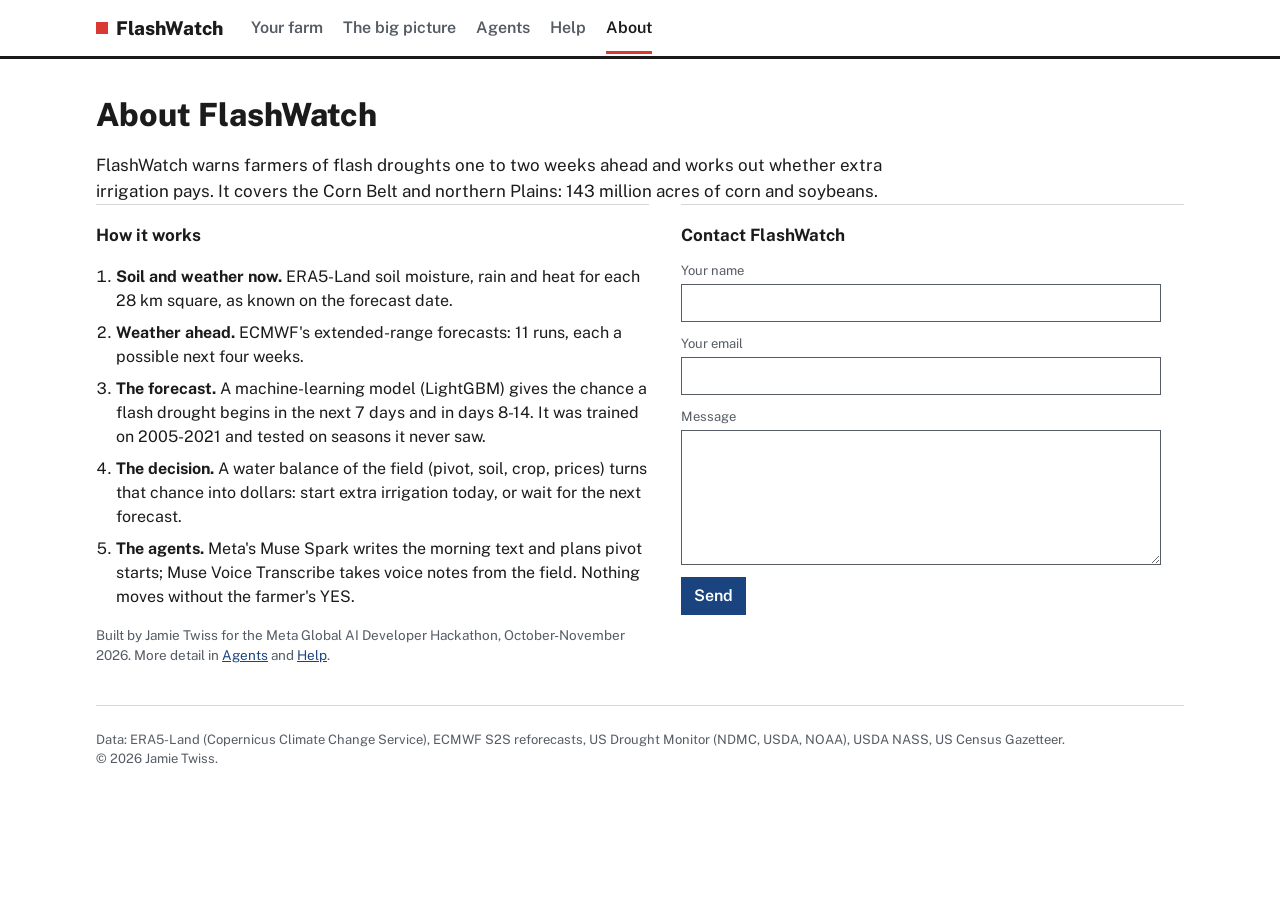
<file: about.html>
<!doctype html>
<html lang="en">
<head>
<meta charset="utf-8">
<meta name="viewport" content="width=device-width, initial-scale=1">
<title>FlashWatch: about</title>
<meta name="description" content="About FlashWatch, and how to get in touch.">
<link rel="icon" href="data:image/svg+xml,%3Csvg xmlns='http://www.w3.org/2000/svg' viewBox='0 0 16 16'%3E%3Crect x='2' y='2' width='12' height='12' fill='%23d83933'/%3E%3C/svg%3E">
<link rel="stylesheet" href="https://fonts.googleapis.com/css2?family=Public+Sans:wght@400;600;700;800&display=swap">
<link rel="stylesheet" href="assets/style.css">
</head>
<body>
<header class="top"><div class="wrap">
  <div class="brand"><span class="dot"></span>FlashWatch</div>
  <nav><a href="index.html">Your farm</a><a href="region.html">The big picture</a><a href="agents.html">Agents</a><a href="help.html">Help</a><a class="on" href="about.html">About</a></nav>
</div></header>

<main class="wrap doc">
  <h1>About FlashWatch</h1>
  <p class="intro">FlashWatch warns farmers of flash droughts one to two weeks ahead and works out whether extra irrigation pays.
    It covers the Corn Belt and northern Plains: 143 million acres of corn and soybeans.</p>

  <div class="top2">
    <div class="col">
      <section class="card">
        <h3>How it works</h3>
        <ol class="steps">
          <li><strong>Soil and weather now.</strong> ERA5-Land soil moisture, rain and heat for each 28 km square, as known on the forecast date.</li>
          <li><strong>Weather ahead.</strong> ECMWF's extended-range forecasts: 11 runs, each a possible next four weeks.</li>
          <li><strong>The forecast.</strong> A machine-learning model (LightGBM) gives the chance a flash drought begins in the next 7 days and in days 8-14.
            It was trained on 2005-2021 and tested on seasons it never saw.</li>
          <li><strong>The decision.</strong> A water balance of the field (pivot, soil, crop, prices) turns that chance into dollars: start extra
            irrigation today, or wait for the next forecast.</li>
          <li><strong>The agents.</strong> Meta's Muse Spark writes the morning text and plans pivot starts; Muse Voice Transcribe takes voice
            notes from the field. Nothing moves without the farmer's YES.</li>
        </ol>
        <p class="note">Built by Jamie Twiss for the Meta Global AI Developer Hackathon, October-November 2026. More detail in <a href="agents.html">Agents</a> and <a href="help.html">Help</a>.</p>
      </section>
    </div>
    <div class="col">
      <section class="card" id="contact">
        <h3>Contact FlashWatch</h3>
        <form id="contactForm" class="contact">
          <label>Your name<input name="name" autocomplete="name" required></label>
          <label>Your email<input name="email" type="email" autocomplete="email" required></label>
          <label>Message<textarea name="message" rows="6" required></textarea></label>
          <label class="hp" aria-hidden="true">Leave this empty<input name="website" tabindex="-1" autocomplete="off"></label>
          <button class="primary" type="submit">Send</button>
          <p class="note" id="contactNote"></p>
        </form>
      </section>
    </div>
  </div>

  <footer>Data: ERA5-Land (Copernicus Climate Change Service), ECMWF S2S reforecasts, US Drought Monitor (NDMC, USDA, NOAA), USDA NASS, US Census Gazetteer.<br>&copy; 2026 Jamie Twiss.</footer>
</main>
<script>
// The contact form posts to a form service (e.g. Formspree), which filters spam and forwards to email.
// Until an endpoint is set, the form says so instead of sending.
const FORM_ENDPOINT = "https://formspree.io/f/xwllnndv";
const form = document.getElementById("contactForm"), note = document.getElementById("contactNote");
if (!FORM_ENDPOINT) note.textContent = "The contact form isn't connected yet.";
form.addEventListener("submit", async ev => {
  ev.preventDefault();
  if (!FORM_ENDPOINT) { note.textContent = "The contact form isn't connected yet. Please try again soon."; return; }
  if (form.website.value) return;                      // bots fill the hidden field
  note.textContent = "Sending...";
  try {
    const r = await fetch(FORM_ENDPOINT, { method: "POST", body: new FormData(form), headers: { Accept: "application/json" } });
    note.textContent = r.ok ? "Thanks: your message is on its way." : "Sorry, that didn't send. Please try again.";
    if (r.ok) form.reset();
  } catch (e) { note.textContent = "Sorry, that didn't send. Please try again."; }
});
</script>
</body>
</html>
</file>
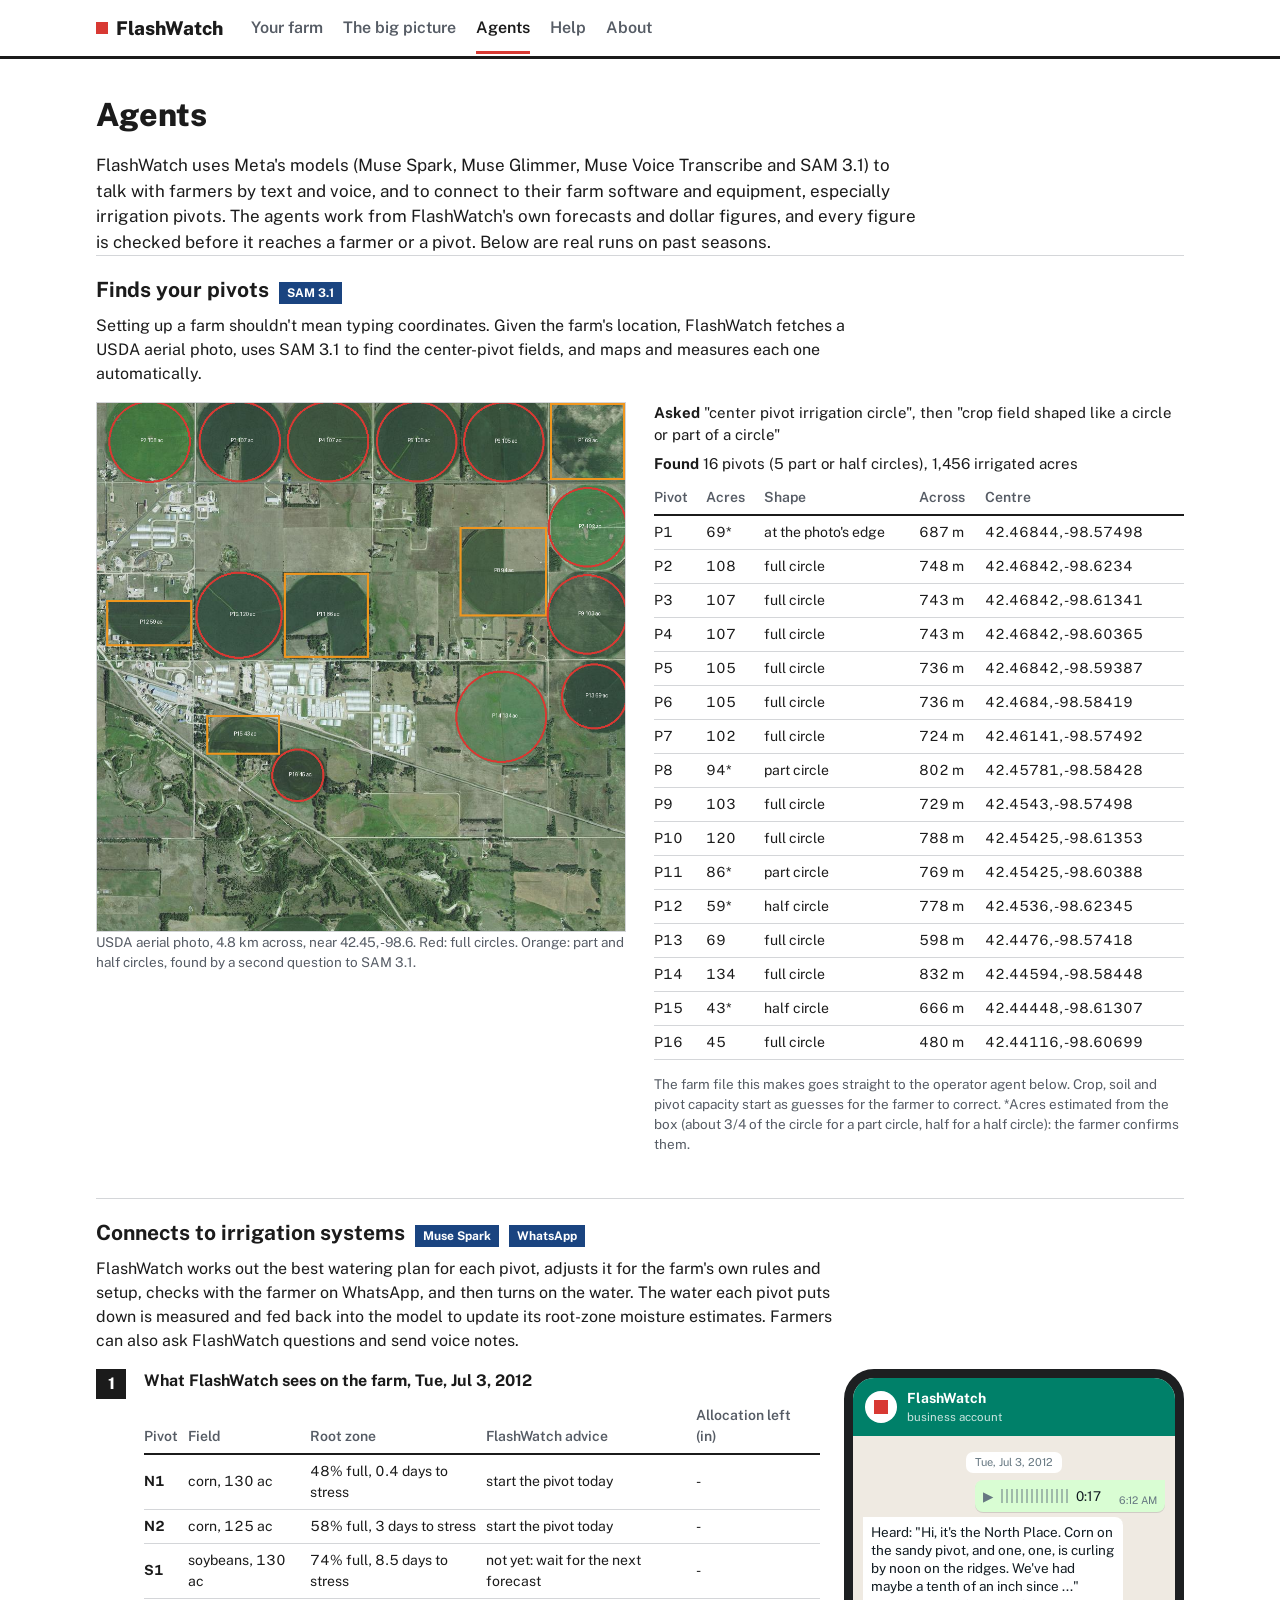
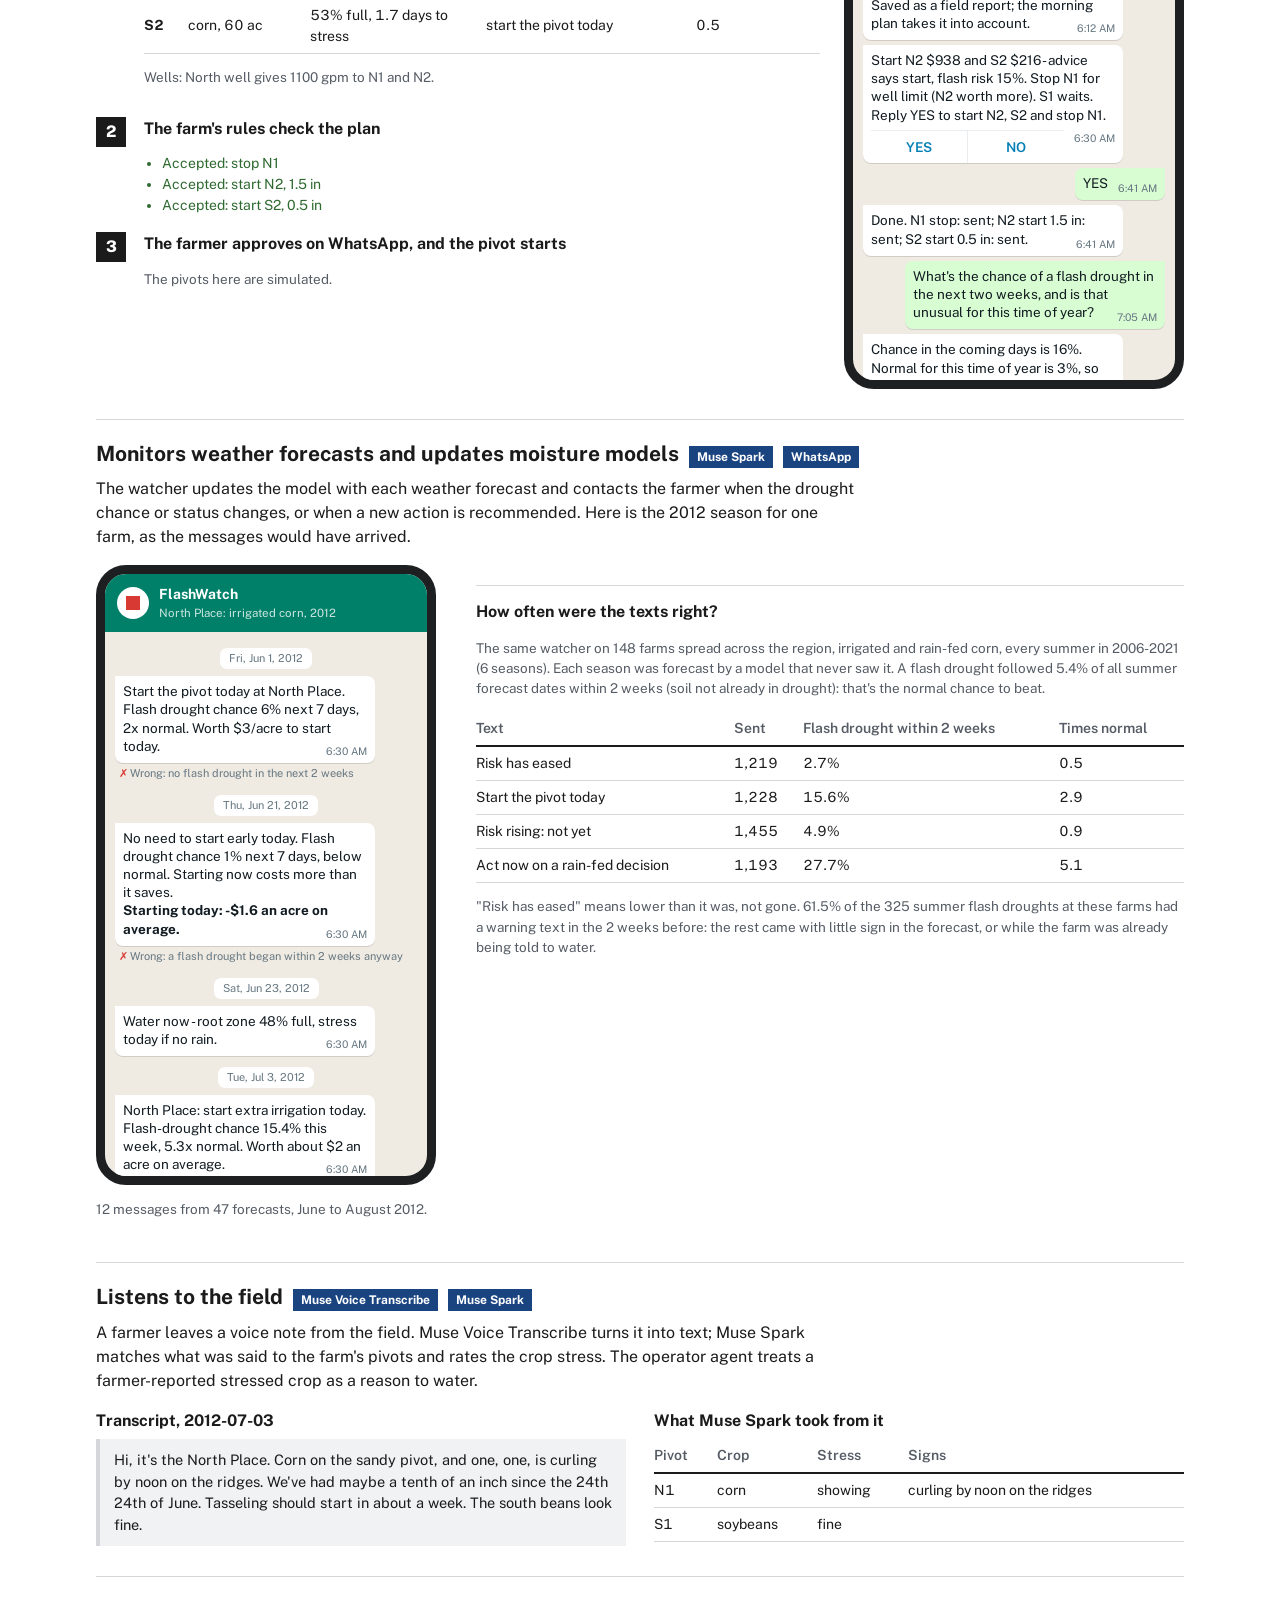
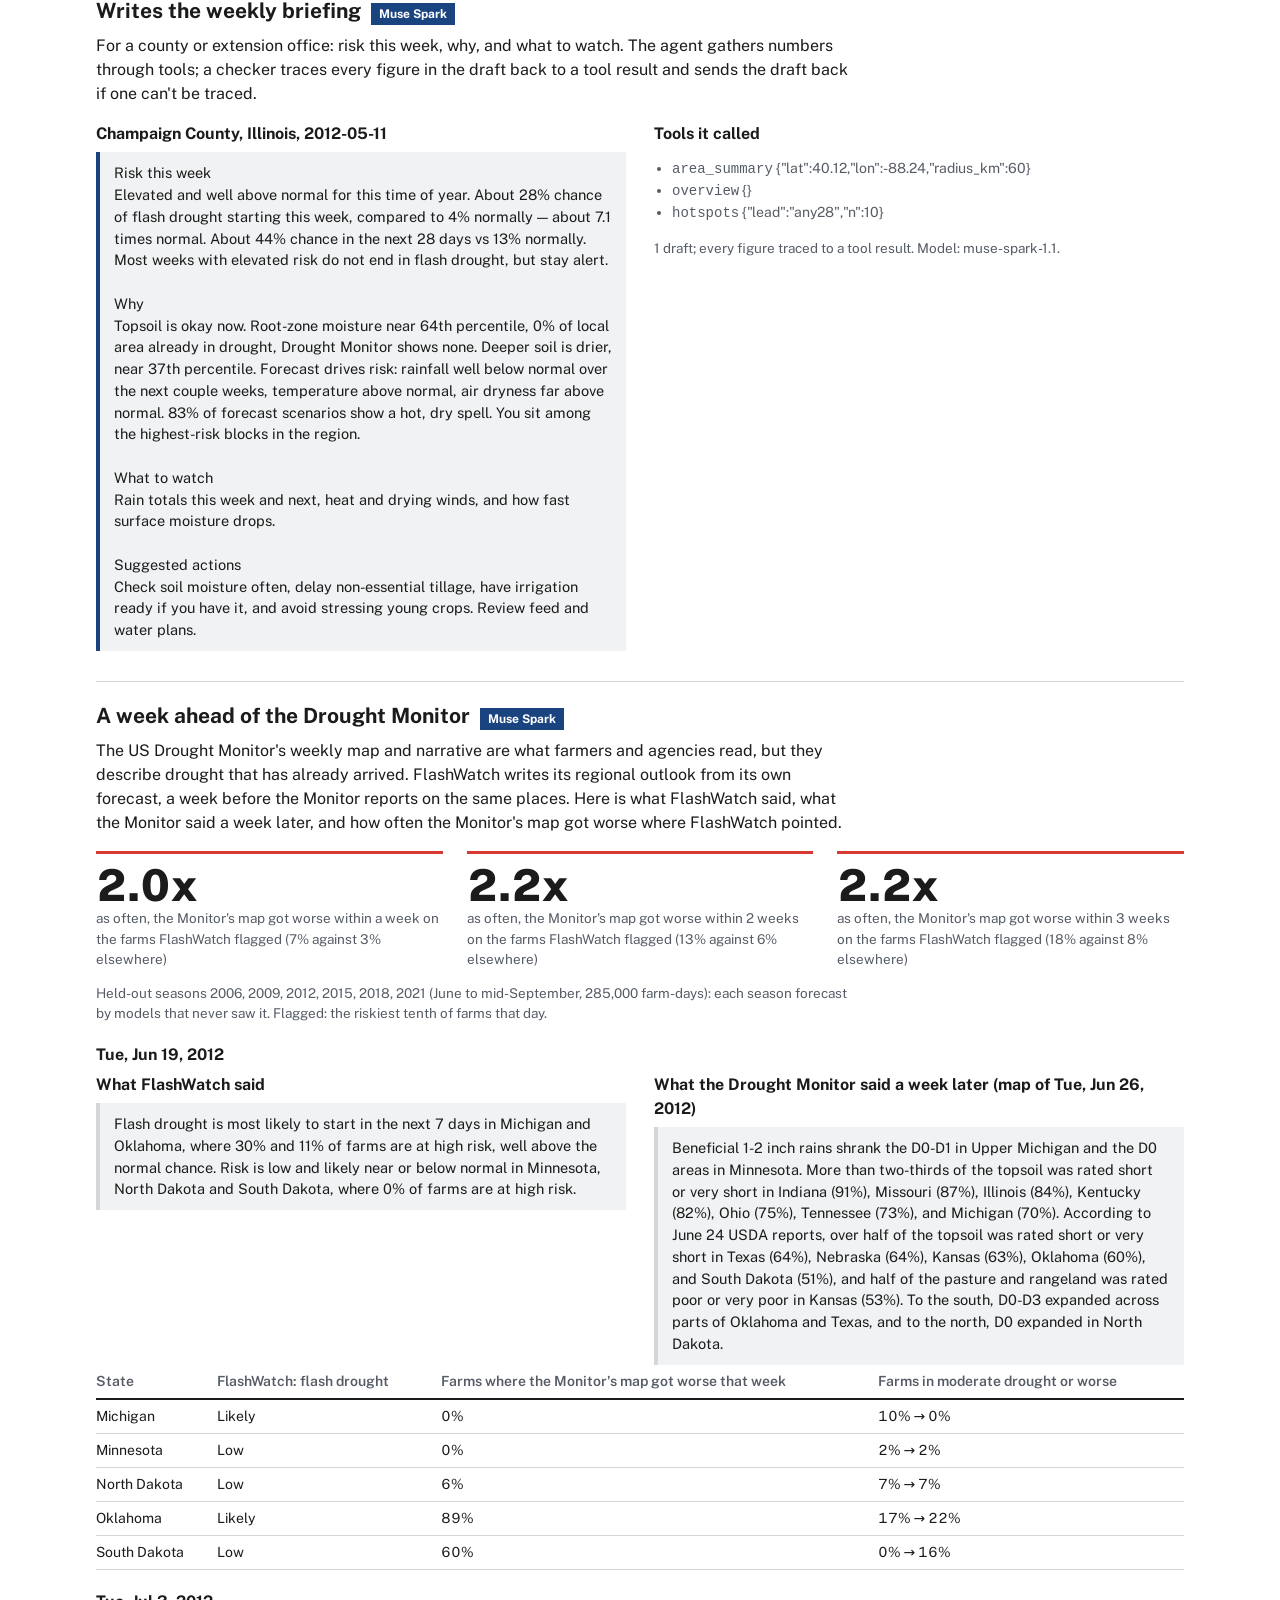
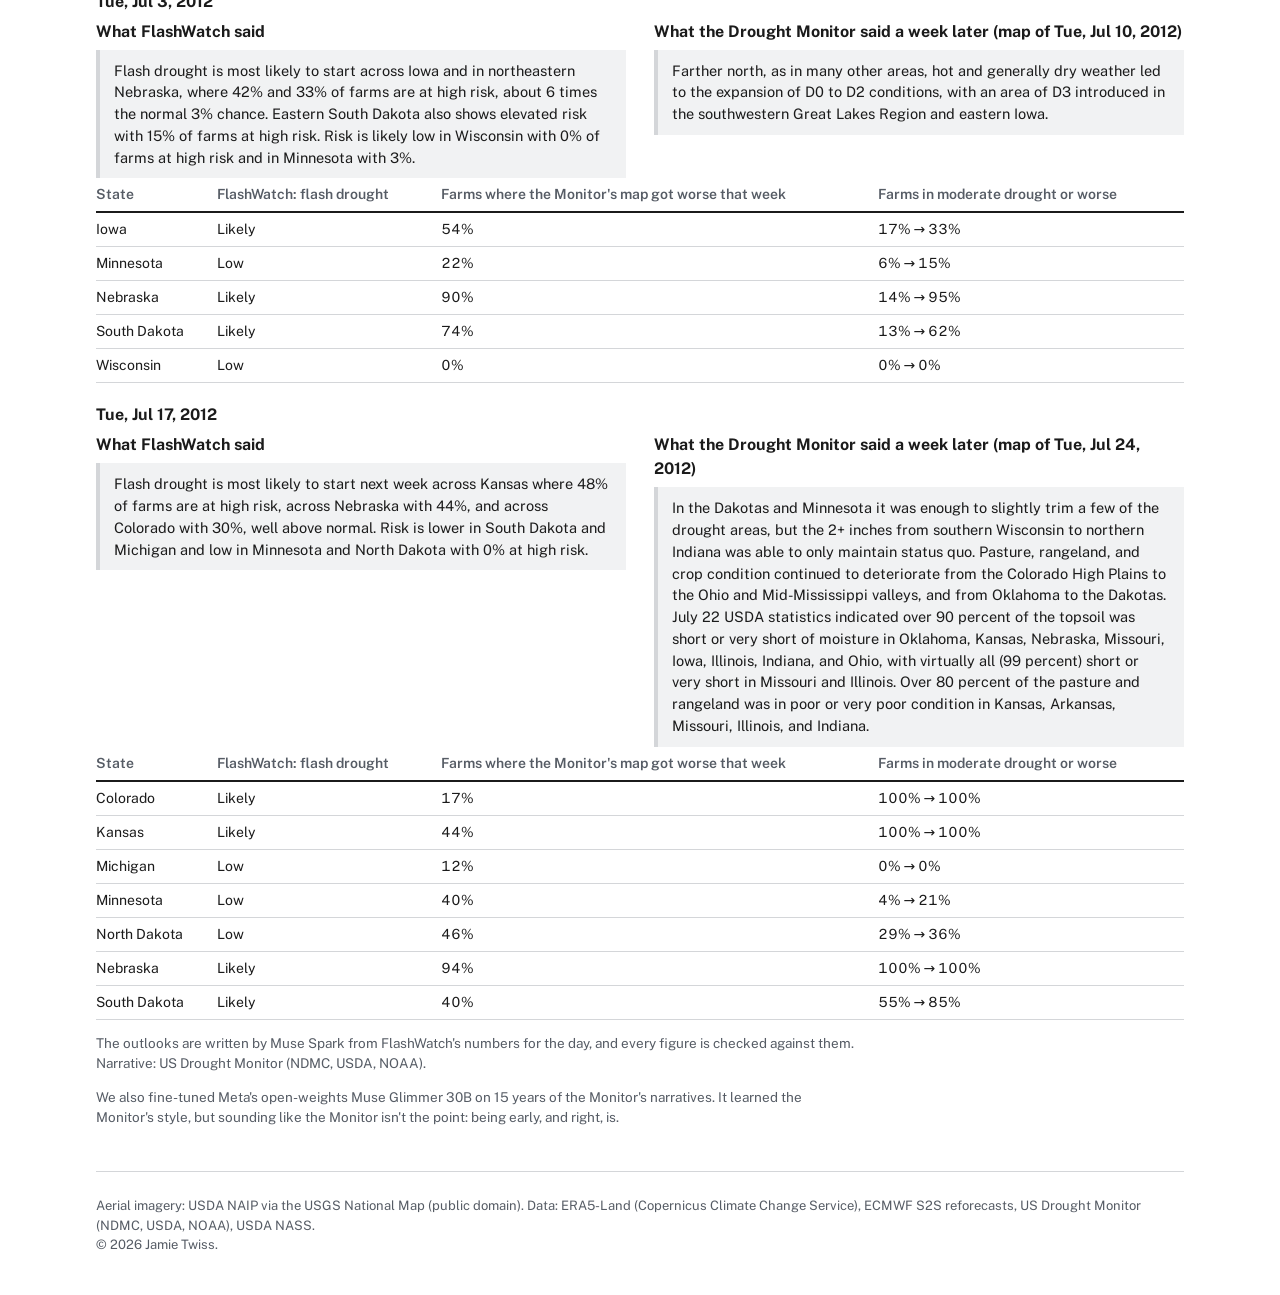
<file: agents.html>
<!doctype html>
<html lang="en">
<head>
<meta charset="utf-8">
<meta name="viewport" content="width=device-width, initial-scale=1">
<title>FlashWatch: agents</title>
<meta name="description" content="FlashWatch's AI agents, built on Meta's models: what each does, with real runs.">
<link rel="icon" href="data:image/svg+xml,%3Csvg xmlns='http://www.w3.org/2000/svg' viewBox='0 0 16 16'%3E%3Crect x='2' y='2' width='12' height='12' fill='%23d83933'/%3E%3C/svg%3E">
<link rel="stylesheet" href="https://fonts.googleapis.com/css2?family=Public+Sans:wght@400;600;700;800&display=swap">
<link rel="stylesheet" href="assets/style.css">
</head>
<body>
<header class="top"><div class="wrap">
  <div class="brand"><span class="dot"></span>FlashWatch</div>
  <nav><a href="index.html">Your farm</a><a href="region.html">The big picture</a><a class="on" href="agents.html">Agents</a><a href="help.html">Help</a><a href="about.html">About</a></nav>
</div></header>

<main class="wrap doc">
  <h1>Agents</h1>
  <p class="intro">FlashWatch uses Meta's models (Muse Spark, Muse Glimmer, Muse Voice Transcribe and SAM 3.1) to talk with farmers by text
    and voice, and to connect to their farm software and equipment, especially irrigation pivots. The agents work from FlashWatch's own
    forecasts and dollar figures, and every figure is checked before it reaches a farmer or a pivot. Below are real runs on past seasons.</p>

  <section class="card agent" id="aPivots">
    <div class="ahead"><h3>Finds your pivots</h3><span class="badge">SAM 3.1</span></div>
    <p class="adoes">Setting up a farm shouldn't mean typing coordinates. Given the farm's location, FlashWatch fetches a USDA aerial photo,
      uses SAM 3.1 to find the center-pivot fields, and maps and measures each one automatically.</p>
    <div class="agrid"><div id="pivImg"></div><div id="pivList"></div></div>
  </section>

  <section class="card agent" id="aOperator">
    <div class="ahead"><h3>Connects to irrigation systems</h3><span class="badge">Muse Spark</span><span class="badge">WhatsApp</span></div>
    <p class="adoes">FlashWatch works out the best watering plan for each pivot, adjusts it for the farm's own rules and setup, checks with the
      farmer on WhatsApp, and then turns on the water. The water each pivot puts down is measured and fed back into the model to update its
      root-zone moisture estimates. Farmers can also ask FlashWatch questions and send voice notes.</p>
    <div class="opwrap"><div id="opTrace" class="trace"></div><div id="opPhone"></div></div>
  </section>

  <section class="card agent" id="aWatch">
    <div class="ahead"><h3>Monitors weather forecasts and updates moisture models</h3><span class="badge">Muse Spark</span><span class="badge">WhatsApp</span></div>
    <p class="adoes">The watcher updates the model with each weather forecast and contacts the farmer when the drought chance or status changes,
      or when a new action is recommended. Here is the 2012 season for one farm, as the messages would have arrived.</p>
    <div class="opwrap rev"><div id="watch"></div><div id="scorecard" class="scorecard"></div></div>
  </section>

  <section class="card agent" id="aVoice">
    <div class="ahead"><h3>Listens to the field</h3><span class="badge">Muse Voice Transcribe</span><span class="badge">Muse Spark</span></div>
    <p class="adoes">A farmer leaves a voice note from the field. Muse Voice Transcribe turns it into text; Muse Spark matches what was said
      to the farm's pivots and rates the crop stress. The operator agent treats a farmer-reported stressed crop as a reason to water.</p>
    <div id="voice" class="agrid"></div>
  </section>

  <section class="card agent" id="aBrief">
    <div class="ahead"><h3>Writes the weekly briefing</h3><span class="badge">Muse Spark</span></div>
    <p class="adoes">For a county or extension office: risk this week, why, and what to watch. The agent gathers numbers through tools;
      a checker traces every figure in the draft back to a tool result and sends the draft back if one can't be traced.</p>
    <div id="brief" class="agrid"></div>
  </section>

  <section class="card agent" id="aAhead">
    <div class="ahead"><h3>A week ahead of the Drought Monitor</h3><span class="badge">Muse Spark</span></div>
    <p class="adoes">The US Drought Monitor's weekly map and narrative are what farmers and agencies read, but they describe drought
      that has already arrived. FlashWatch writes its regional outlook from its own forecast, a week before the Monitor reports on the
      same places. Here is what FlashWatch said, what the Monitor said a week later, and how often the Monitor's map got worse where
      FlashWatch pointed.</p>
    <div id="aheadBox"></div>
    <p class="note">We also fine-tuned Meta's open-weights Muse Glimmer 30B on 15 years of the Monitor's narratives. It learned the
      Monitor's style, but sounding like the Monitor isn't the point: being early, and right, is.</p>
  </section>

  <footer>Aerial imagery: USDA NAIP via the USGS National Map (public domain). Data: ERA5-Land (Copernicus Climate Change Service),
    ECMWF S2S reforecasts, US Drought Monitor (NDMC, USDA, NOAA), USDA NASS.<br>&copy; 2026 Jamie Twiss.</footer>
</main>
<script src="assets/agents.js"></script>
</body>
</html>
</file>
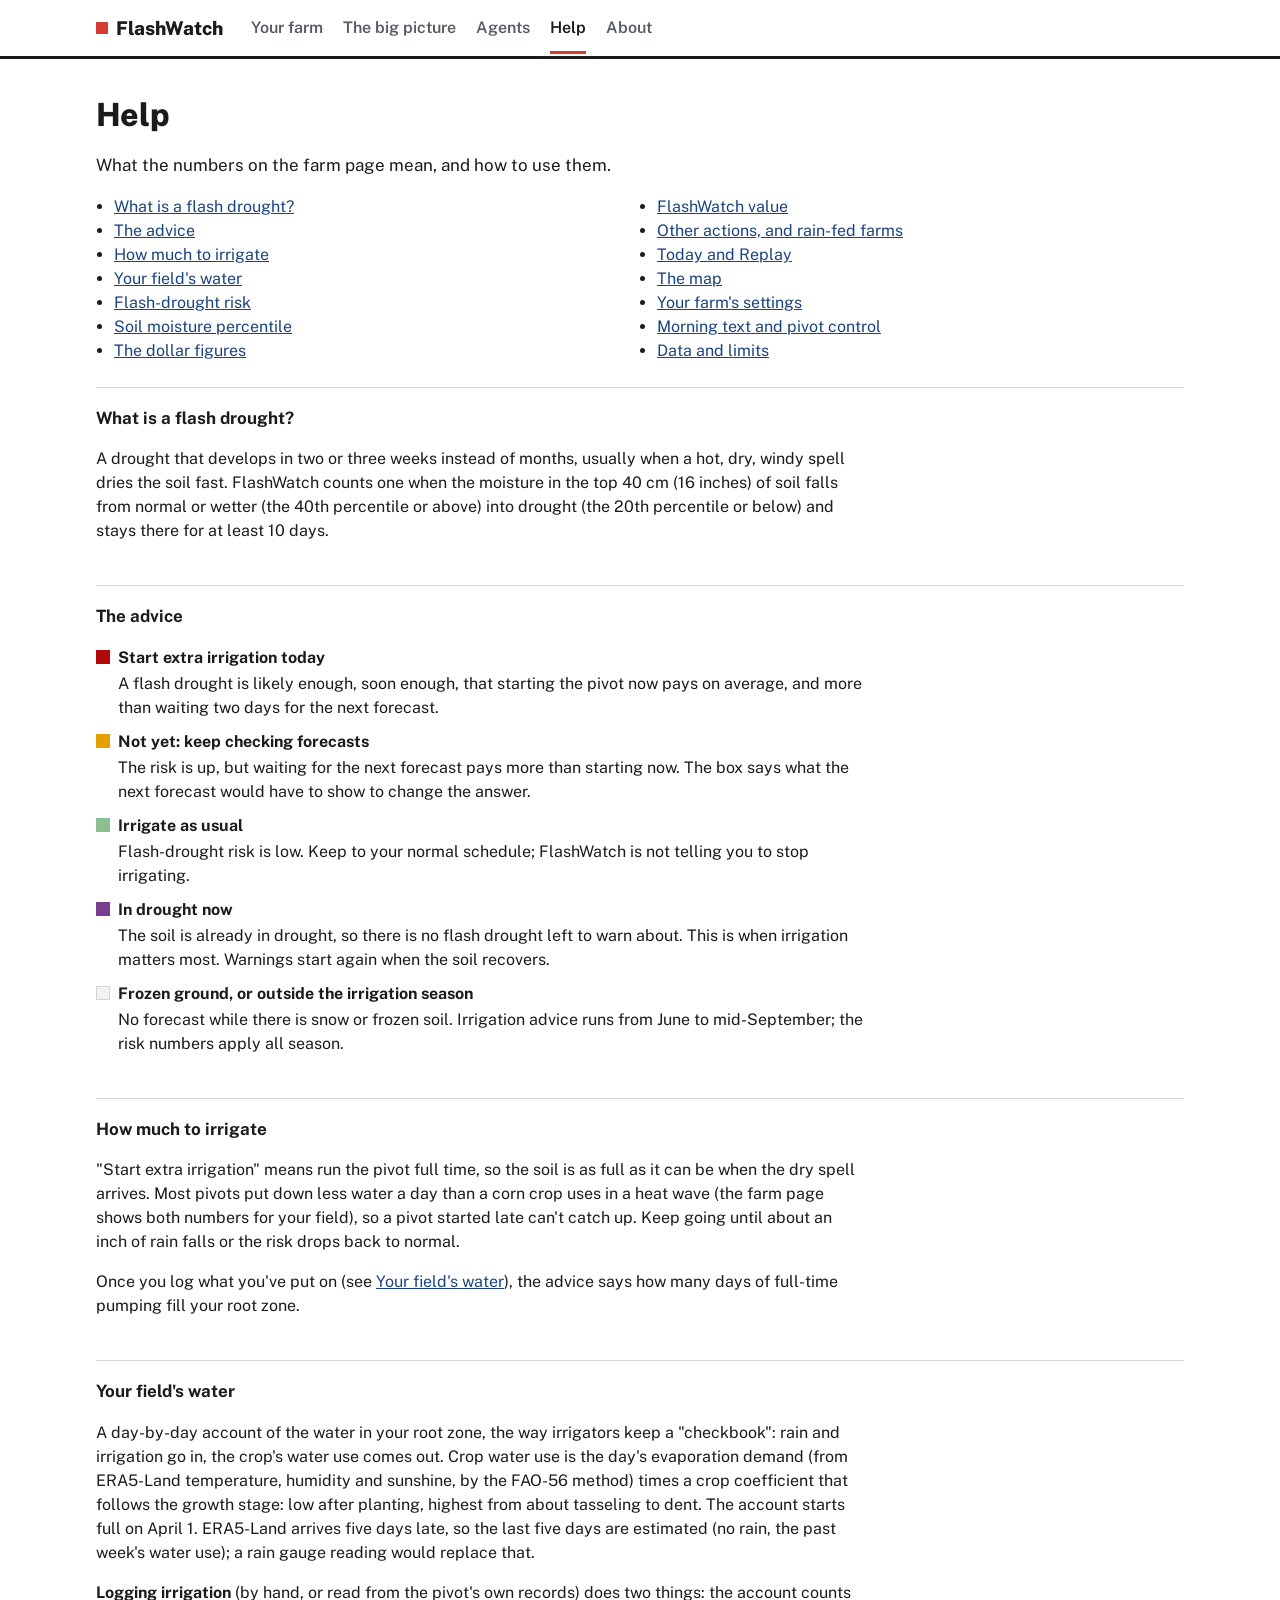
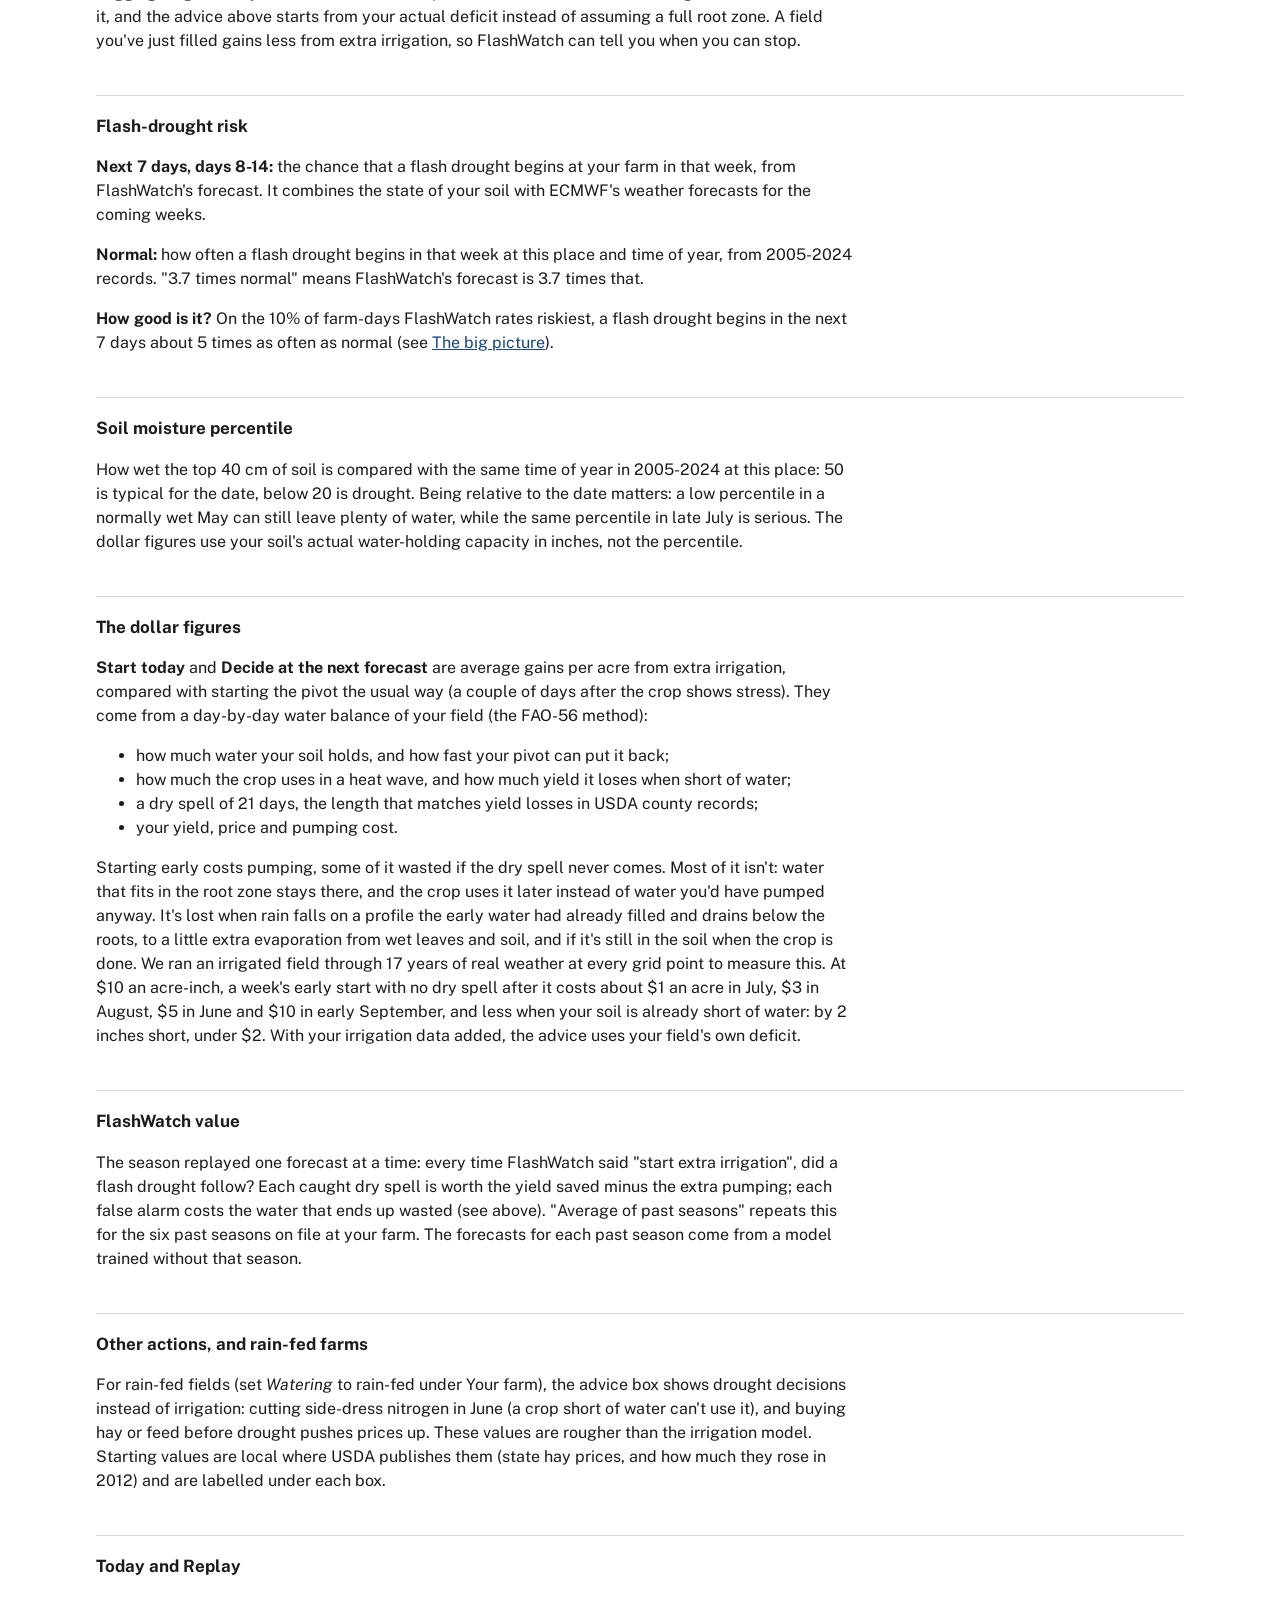
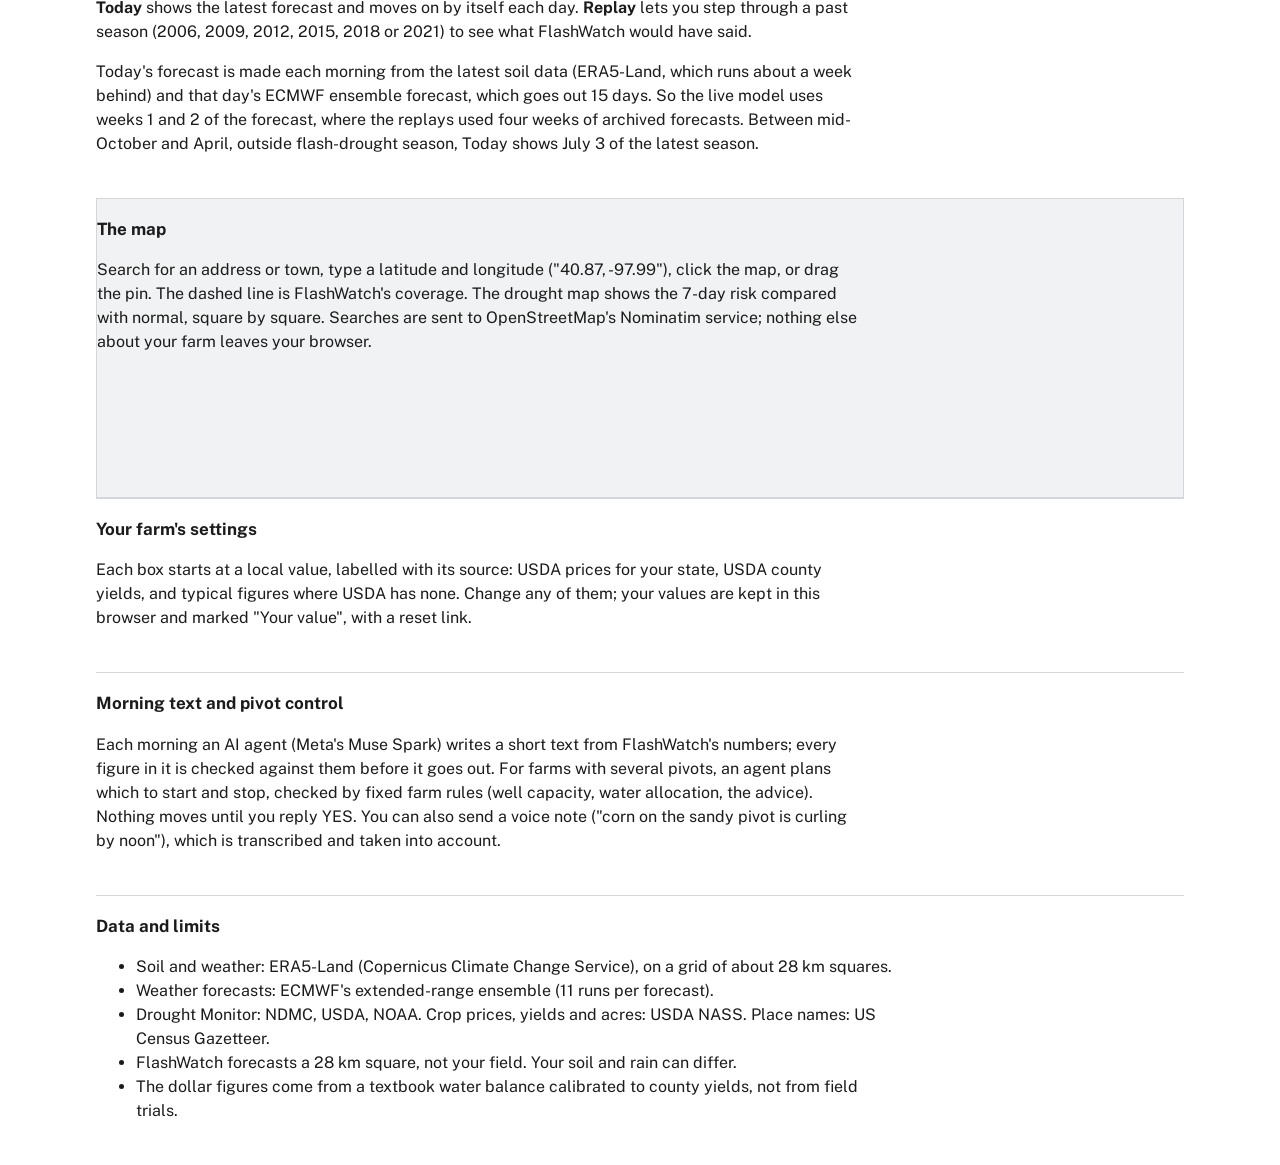
<file: help.html>
<!doctype html>
<html lang="en">
<head>
<meta charset="utf-8">
<meta name="viewport" content="width=device-width, initial-scale=1">
<title>FlashWatch: help</title>
<meta name="description" content="What FlashWatch's numbers mean and how to use the farm page.">
<link rel="icon" href="data:image/svg+xml,%3Csvg xmlns='http://www.w3.org/2000/svg' viewBox='0 0 16 16'%3E%3Crect x='2' y='2' width='12' height='12' fill='%23d83933'/%3E%3C/svg%3E">
<link rel="stylesheet" href="https://fonts.googleapis.com/css2?family=Public+Sans:wght@400;600;700;800&display=swap">
<link rel="stylesheet" href="assets/style.css">
</head>
<body>
<header class="top"><div class="wrap">
  <div class="brand"><span class="dot"></span>FlashWatch</div>
  <nav><a href="index.html">Your farm</a><a href="region.html">The big picture</a><a href="agents.html">Agents</a><a class="on" href="help.html">Help</a><a href="about.html">About</a></nav>
</div></header>

<main class="wrap doc">
  <h1>Help</h1>
  <p class="intro">What the numbers on the farm page mean, and how to use them.</p>
  <ul class="toc">
    <li><a href="#flash">What is a flash drought?</a></li>
    <li><a href="#advice">The advice</a></li>
    <li><a href="#howmuch">How much to irrigate</a></li>
    <li><a href="#water">Your field's water</a></li>
    <li><a href="#risk">Flash-drought risk</a></li>
    <li><a href="#percentile">Soil moisture percentile</a></li>
    <li><a href="#dollars">The dollar figures</a></li>
    <li><a href="#value">FlashWatch value</a></li>
    <li><a href="#other">Other actions, and rain-fed farms</a></li>
    <li><a href="#today">Today and Replay</a></li>
    <li><a href="#map">The map</a></li>
    <li><a href="#settings">Your farm's settings</a></li>
    <li><a href="#agents">Morning text and pivot control</a></li>
    <li><a href="#data">Data and limits</a></li>
  </ul>

  <section class="card" id="flash">
    <h3>What is a flash drought?</h3>
    <p>A drought that develops in two or three weeks instead of months, usually when a hot, dry, windy spell dries the soil fast.
      FlashWatch counts one when the moisture in the top 40 cm (16 inches) of soil falls from normal or wetter (the 40th percentile
      or above) into drought (the 20th percentile or below) and stays there for at least 10 days.</p>
  </section>

  <section class="card" id="advice">
    <h3>The advice</h3>
    <dl class="keys-list">
      <dt><b class="k-act"></b>Start extra irrigation today</dt><dd>A flash drought is likely enough, soon enough, that starting the pivot now pays on average,
        and more than waiting two days for the next forecast.</dd>
      <dt><b class="k-wait"></b>Not yet: keep checking forecasts</dt><dd>The risk is up, but waiting for the next forecast pays more than starting now.
        The box says what the next forecast would have to show to change the answer.</dd>
      <dt><b class="k-calm"></b>Irrigate as usual</dt><dd>Flash-drought risk is low. Keep to your normal schedule; FlashWatch is not telling you to stop irrigating.</dd>
      <dt><b class="k-drought"></b>In drought now</dt><dd>The soil is already in drought, so there is no flash drought left to warn about. This is when
        irrigation matters most. Warnings start again when the soil recovers.</dd>
      <dt><b class="k-off"></b>Frozen ground, or outside the irrigation season</dt><dd>No forecast while there is snow or frozen soil. Irrigation advice runs from June to mid-September;
        the risk numbers apply all season.</dd>
    </dl>
  </section>

  <section class="card" id="howmuch">
    <h3>How much to irrigate</h3>
    <p>"Start extra irrigation" means run the pivot full time, so the soil is as full as it can be when the dry spell arrives.
      Most pivots put down less water a day than a corn crop uses in a heat wave (the farm page shows both numbers for your field),
      so a pivot started late can't catch up. Keep going until about an inch of rain falls or the risk drops back to normal.</p>
    <p>Once you log what you've put on (see <a href="#water">Your field's water</a>), the advice says how many days of full-time pumping
      fill your root zone.</p>
  </section>

  <section class="card" id="water">
    <h3>Your field's water</h3>
    <p>A day-by-day account of the water in your root zone, the way irrigators keep a "checkbook": rain and irrigation go in,
      the crop's water use comes out. Crop water use is the day's evaporation demand (from ERA5-Land temperature, humidity and sunshine,
      by the FAO-56 method) times a crop coefficient that follows the growth stage: low after planting, highest from about tasseling
      to dent. The account starts full on April 1. ERA5-Land arrives five days late, so the last five days are estimated (no rain,
      the past week's water use); a rain gauge reading would replace that.</p>
    <p><strong>Logging irrigation</strong> (by hand, or read from the pivot's own records) does two things: the account counts it, and
      the advice above starts from your actual deficit instead of assuming a full root zone. A field you've just filled gains less
      from extra irrigation, so FlashWatch can tell you when you can stop.</p>
  </section>

  <section class="card" id="risk">
    <h3>Flash-drought risk</h3>
    <p><strong>Next 7 days, days 8-14:</strong> the chance that a flash drought begins at your farm in that week, from FlashWatch's
      forecast. It combines the state of your soil with ECMWF's weather forecasts for the coming weeks.</p>
    <p><strong>Normal:</strong> how often a flash drought begins in that week at this place and time of year, from 2005-2024 records.
      "3.7 times normal" means FlashWatch's forecast is 3.7 times that.</p>
    <p><strong>How good is it?</strong> On the 10% of farm-days FlashWatch rates riskiest, a flash drought begins in the next 7 days about
      5 times as often as normal (see <a href="region.html">The big picture</a>).</p>
  </section>

  <section class="card" id="percentile">
    <h3>Soil moisture percentile</h3>
    <p>How wet the top 40 cm of soil is compared with the same time of year in 2005-2024 at this place: 50 is typical for the date,
      below 20 is drought. Being relative to the date matters: a low percentile in a normally wet May can still leave plenty of water,
      while the same percentile in late July is serious. The dollar figures use your soil's actual water-holding capacity in inches, not the percentile.</p>
  </section>

  <section class="card" id="dollars">
    <h3>The dollar figures</h3>
    <p><strong>Start today</strong> and <strong>Decide at the next forecast</strong> are average gains per acre from extra irrigation,
      compared with starting the pivot the usual way (a couple of days after the crop shows stress).
      They come from a day-by-day water balance of your field (the FAO-56 method):</p>
    <ul>
      <li>how much water your soil holds, and how fast your pivot can put it back;</li>
      <li>how much the crop uses in a heat wave, and how much yield it loses when short of water;</li>
      <li>a dry spell of 21 days, the length that matches yield losses in USDA county records;</li>
      <li>your yield, price and pumping cost.</li>
    </ul>
    <p>Starting early costs pumping, some of it wasted if the dry spell never comes. Most of it isn't: water that fits in the root zone
      stays there, and the crop uses it later instead of water you'd have pumped anyway. It's lost when rain falls on a profile the early
      water had already filled and drains below the roots, to a little extra evaporation from wet leaves and soil, and if it's still in the
      soil when the crop is done. We ran an irrigated field through 17 years of real weather at every grid point to measure this.
      At $10 an acre-inch, a week's early start with no dry spell after it costs about $1 an acre in July, $3 in August, $5 in June
      and $10 in early September, and less when your soil is already short of water: by 2 inches short, under $2.
      With your irrigation data added, the advice uses your field's own deficit.</p>
  </section>

  <section class="card" id="value">
    <h3>FlashWatch value</h3>
    <p>The season replayed one forecast at a time: every time FlashWatch said "start extra irrigation", did a flash drought follow?
      Each caught dry spell is worth the yield saved minus the extra pumping; each false alarm costs the water that ends up wasted (see above).
      "Average of past seasons" repeats this for the six past seasons on file at your farm. The forecasts for each past season come from a
      model trained without that season.</p>
  </section>

  <section class="card" id="other">
    <h3>Other actions, and rain-fed farms</h3>
    <p>For rain-fed fields (set <em>Watering</em> to rain-fed under Your farm), the advice box shows drought decisions instead of irrigation:
      cutting side-dress nitrogen in June (a crop short of water can't use it), and buying hay or feed before drought pushes prices up.
      These values are rougher than the irrigation model. Starting values are local where USDA publishes them (state hay prices, and how
      much they rose in 2012) and are labelled under each box.</p>
  </section>

  <section class="card" id="today">
    <h3>Today and Replay</h3>
    <p><strong>Today</strong> shows the latest forecast and moves on by itself each day. <strong>Replay</strong> lets you step through a
      past season (2006, 2009, 2012, 2015, 2018 or 2021) to see what FlashWatch would have said.</p>
    <p>Today's forecast is made each morning from the latest soil data (ERA5-Land, which runs about a week behind) and that day's ECMWF
      ensemble forecast, which goes out 15 days. So the live model uses weeks 1 and 2 of the forecast, where the replays used four weeks
      of archived forecasts. Between mid-October and April, outside flash-drought season, Today shows July 3 of the latest season.</p>
  </section>

  <section class="card" id="map">
    <h3>The map</h3>
    <p>Search for an address or town, type a latitude and longitude ("40.87, -97.99"), click the map, or drag the pin.
      The dashed line is FlashWatch's coverage. The drought map shows the 7-day risk compared with normal, square by square.
      Searches are sent to OpenStreetMap's Nominatim service; nothing else about your farm leaves your browser.</p>
  </section>

  <section class="card" id="settings">
    <h3>Your farm's settings</h3>
    <p>Each box starts at a local value, labelled with its source: USDA prices for your state, USDA county yields, and typical figures
      where USDA has none. Change any of them; your values are kept in this browser and marked "Your value", with a reset link.</p>
  </section>

  <section class="card" id="agents">
    <h3>Morning text and pivot control</h3>
    <p>Each morning an AI agent (Meta's Muse Spark) writes a short text from FlashWatch's numbers; every figure in it is checked against
      them before it goes out. For farms with several pivots, an agent plans which to start and stop, checked by fixed farm rules
      (well capacity, water allocation, the advice). Nothing moves until you reply YES. You can also send a voice note
      ("corn on the sandy pivot is curling by noon"), which is transcribed and taken into account.</p>
  </section>

  <section class="card" id="data">
    <h3>Data and limits</h3>
    <ul>
      <li>Soil and weather: ERA5-Land (Copernicus Climate Change Service), on a grid of about 28 km squares.</li>
      <li>Weather forecasts: ECMWF's extended-range ensemble (11 runs per forecast).</li>
      <li>Drought Monitor: NDMC, USDA, NOAA. Crop prices, yields and acres: USDA NASS. Place names: US Census Gazetteer.</li>
      <li>FlashWatch forecasts a 28 km square, not your field. Your soil and rain can differ.</li>
      <li>The dollar figures come from a textbook water balance calibrated to county yields, not from field trials.</li>
    </ul>
  </section>
</main>
</body>
</html>
</file>
<file: assets/style.css>
:root {
  --bg: #ffffff;
  --panel: #ffffff;
  --ink: #1b1b1b;
  --muted: #565c65;
  --line: #d4d6d9;
  --accent: #1a4480;
  --act: #b50909;
  --act-bg: #fbeceb;
  --wait: #8a5a00;
  --wait-bg: #fdf4dc;
  --calm: #2e6930;
  --calm-bg: #ecf3ec;
  --risk: #d83933;
  --normal: #8d9297;
  --soil: #0076d6;
  --drought: #7a3d8f;
  --drought-bg: #f4ecf7;
  --off-bg: #f1f2f3;
  color-scheme: light;
}
@media (prefers-color-scheme: dark) {
  :root:not([data-theme="light"]) {
    --bg: #121314; --panel: #121314; --ink: #f0f0f0; --muted: #a9aeb1; --line: #3a3d40;
    --accent: #73b3e7; --act: #ff6b5e; --act-bg: #3b1513; --wait: #ffbe2e; --wait-bg: #382a07;
    --calm: #70c27a; --calm-bg: #142a17; --risk: #ff6b5e; --normal: #8d9297; --soil: #59b9de;
    --drought: #c08ad6; --drought-bg: #2a1a31; --off-bg: #1e2022; color-scheme: dark;
  }
}
:root[data-theme="dark"] {
  --bg: #121314; --panel: #121314; --ink: #f0f0f0; --muted: #a9aeb1; --line: #3a3d40;
  --accent: #73b3e7; --act: #ff6b5e; --act-bg: #3b1513; --wait: #ffbe2e; --wait-bg: #382a07;
  --calm: #70c27a; --calm-bg: #142a17; --risk: #ff6b5e; --normal: #8d9297; --soil: #59b9de;
  --drought: #c08ad6; --drought-bg: #2a1a31; --off-bg: #1e2022; color-scheme: dark;
}

* { box-sizing: border-box; }
[hidden] { display: none !important; }
html, body { margin: 0; }
body {
  background: var(--bg); color: var(--ink);
  font: 16px/1.5 "Public Sans", system-ui, -apple-system, "Segoe UI", sans-serif;
}
a { color: var(--accent); }
.wrap { max-width: 1120px; margin: 0 auto; padding: 0 16px; }

header.top { border-bottom: 3px solid var(--ink); }
header.top .wrap { display: flex; align-items: center; gap: 28px; height: 56px; }
.brand { font-weight: 800; font-size: 19px; display: flex; align-items: center; gap: 8px; }
.brand .dot { width: 12px; height: 12px; background: var(--risk); }
nav { white-space: nowrap; }
nav a { color: var(--muted); text-decoration: none; margin-right: 20px; font-weight: 600; padding: 16px 0 14px; }
nav a.on { color: var(--ink); border-bottom: 3px solid var(--risk); }

.controls { display: flex; flex-wrap: wrap; gap: 12px 20px; align-items: end; padding: 20px 0 8px; }
.controls label { display: flex; flex-direction: column; font-size: 13px; color: var(--muted); gap: 4px; }
.controls input, .controls select, .settings input, .settings select {
  font: inherit; color: var(--ink); background: var(--panel); border: 1px solid var(--muted);
  border-radius: 0; padding: 6px 8px; min-width: 0;
}
.controls input[type=number] { width: 104px; }
.place { font-size: 28px; font-weight: 800; line-height: 1.2; margin: 6px 0 2px; }
.place-sub { color: var(--muted); font-size: 14px; }
button {
  font: inherit; border: 1px solid var(--muted); background: var(--panel); color: var(--ink);
  border-radius: 0; padding: 6px 12px; cursor: pointer;
}
button.primary { background: var(--accent); border-color: var(--accent); color: var(--bg); font-weight: 600; }
button:hover { border-color: var(--ink); }


.grid { display: grid; grid-template-columns: 1.15fr 1fr; gap: 0 32px; }
.card { border-top: 1px solid var(--line); padding: 18px 0 26px; min-width: 0; }
.card h3 { margin: 0 0 12px; font-size: 17px; font-weight: 700; }
.full { grid-column: 1 / -1; }

.verdict.act { border-color: var(--act); background: var(--act-bg); }
.verdict.wait { border-color: var(--wait); background: var(--wait-bg); }
.verdict.calm { border-color: var(--calm); background: var(--calm-bg); }
.verdict .q { font-size: 15px; color: var(--muted); font-weight: 600; }
.verdict .big { font-size: 36px; font-weight: 800; line-height: 1.1; margin: 4px 0 10px; }
.verdict.act .big { color: var(--act); }
.verdict.wait .big { color: var(--wait); }
.verdict.calm .big { color: var(--calm); }
.verdict.drought { border-color: var(--drought); background: var(--drought-bg); }
.verdict.drought .big { color: var(--drought); }
.verdict.frozen, .verdict.off, .verdict.none { border-color: var(--normal); background: var(--off-bg); }
.verdict .sub { font-size: 17px; font-weight: 700; margin: -4px 0 8px; }
.verdict .q a.help { font-weight: 400; }
.ev { display: grid; grid-template-columns: 1fr 1fr; gap: 0 20px; margin: 14px 0 12px; }
.ev div { border-top: 2px solid var(--ink); padding-top: 6px; }
.ev b { display: block; font-size: 24px; font-variant-numeric: tabular-nums; }
.ev span, .ev small { font-size: 13px; color: var(--muted); }
.ev small { font-weight: 400; }
.trigger { font-size: 16px; border-top: 1px solid var(--line); padding-top: 12px; margin-top: 6px; }
.trigger strong { color: var(--ink); }

.tiles { display: grid; grid-template-columns: repeat(2, 1fr); gap: 16px 20px; }
.tile { border-top: 2px solid var(--ink); padding-top: 6px; }
.tile .v { font-size: 28px; font-weight: 700; font-variant-numeric: tabular-nums; line-height: 1.2; }
.tile .l { font-size: 13px; color: var(--muted); }
.tile .x { font-size: 14px; font-weight: 600; color: var(--risk); }
.tile .x.low { color: var(--calm); }

.chart svg { width: 100%; height: auto; display: block; overflow: visible; }
.chart .axis text { fill: var(--muted); font-size: 11px; }
.chart .axis path, .chart .axis line { stroke: var(--line); }
.legend { display: flex; flex-wrap: wrap; gap: 6px 16px; font-size: 13px; color: var(--muted); margin-top: 6px; }
.legend i { display: inline-block; width: 14px; height: 3px; vertical-align: middle; margin-right: 5px; }

.tally { display: grid; grid-template-columns: repeat(2, 1fr); gap: 16px 20px; }
.tally .row { border-top: 2px solid var(--ink); padding-top: 6px; }
.tally .v { font-size: 24px; font-weight: 700; font-variant-numeric: tabular-nums; }
.pos { color: var(--calm); } .neg { color: var(--act); }
.events { font-size: 14px; color: var(--muted); margin: 12px 0 0; padding-left: 18px; }

.settings { display: grid; grid-template-columns: repeat(auto-fill, minmax(170px, 1fr)); gap: 12px 16px; }
.settings label { display: flex; flex-direction: column; font-size: 13px; color: var(--muted); gap: 4px; }
.note { font-size: 13.5px; color: var(--muted); }
footer { color: var(--muted); font-size: 13px; padding: 24px 0 40px; border-top: 1px solid var(--line); }


.notewrap { display: grid; grid-template-columns: 300px 1fr; gap: 24px; align-items: start; }
.sms-from { font-size: 13px; color: var(--muted); margin-bottom: 4px; }
#sms { background: var(--accent); color: #fff; padding: 10px 12px; font-size: 15px; }
#note { font-size: 16px; }

table { width: 100%; border-collapse: collapse; font-size: 14px; }
th { text-align: left; color: var(--muted); font-weight: 600; border-bottom: 2px solid var(--ink); padding: 6px 10px 6px 0; vertical-align: bottom; }
td { border-bottom: 1px solid var(--line); padding: 6px 10px 6px 0; font-variant-numeric: tabular-nums; }

.lede { font-size: 30px; font-weight: 800; line-height: 1.2; max-width: 820px; margin: 0; }
.bignum { font-size: 44px; font-weight: 800; line-height: 1.05; font-variant-numeric: tabular-nums; }
.kpis { display: grid; grid-template-columns: repeat(3, 1fr); gap: 16px 24px; }
.kpis > div { border-top: 3px solid var(--risk); padding-top: 8px; }

@media (max-width: 860px) {
  .grid { grid-template-columns: 1fr; }
  .notewrap { grid-template-columns: 1fr; }
  .kpis { grid-template-columns: 1fr; }
  .verdict .big { font-size: 30px; }
  header.top .wrap { gap: 16px; }
  nav a { margin-right: 12px; }
  .lede { font-size: 24px; }
}
@media (max-width: 480px) {
  .tiles, .tally, .ev { grid-template-columns: 1fr 1fr; gap: 12px; }
  .tile .v { font-size: 22px; }
  .bignum { font-size: 36px; }
}
.sms-ask { background: var(--act); color: #fff; padding: 10px 12px; font-size: 15px; }
.wa { display: flex; flex-direction: column; gap: 6px; max-width: 420px; }
.wa > div { padding: 8px 12px; font-size: 15px; max-width: 85%; }
.wa-in { background: var(--off-bg); align-self: flex-start; }
.wa-out { background: var(--calm-bg); align-self: flex-end; }
.wa-btns { display: flex; gap: 6px; margin-top: 8px; }
.wa-btns span { flex: 1; text-align: center; border: 1px solid var(--line); padding: 4px 0; color: var(--accent); font-weight: 600; }

/* Farm page (Oct 29 layout): place + mode, the date bar, two independent columns, the map. */
.verdict { border-left: 8px solid var(--line); padding: 16px 20px; margin: 0 0 8px; }
.placebox { flex: 1 1 320px; }
.seg { display: inline-flex; }
.seg button { border-radius: 0; margin-left: -1px; }
.seg button[aria-pressed="true"] { background: var(--ink); color: var(--bg); border-color: var(--ink); font-weight: 600; }
.seg.small button { font-size: 13px; padding: 4px 10px; }
.banner { font-size: 14px; color: var(--muted); padding: 2px 0 6px; }
.strip-wrap { padding: 6px 0 18px; }
.strip { display: flex; height: 26px; gap: 1px; cursor: pointer; outline-offset: 3px; }
.strip.locked { cursor: default; }
.strip > div { flex: 1 1 0; min-width: 2px; position: relative; font-size: 11px; color: var(--muted); }
.strip > div.end { flex: 0 0 104px; display: flex; align-items: center; justify-content: center; text-align: center; line-height: 1.05; font-size: 10.5px; cursor: default; background: var(--off-bg); border: 1px solid var(--line); }
.strip .end .short { display: none; }
.strip > div.on { outline: 3px solid var(--ink); outline-offset: 1px; z-index: 1; }
.seg-act { background: var(--act); } .seg-wait { background: #e5a000; } .seg-calm { background: #8cbf8f; }
.seg-drought { background: var(--drought); } .seg-frozen, .seg-none, .seg-off { background: var(--off-bg); }
.seg-future { background: repeating-linear-gradient(45deg, var(--off-bg) 0 4px, var(--bg) 4px 8px); }
.strip .mlab { position: absolute; top: 28px; left: 0; font-size: 12px; color: var(--muted); border-left: 1px solid var(--muted); padding-left: 3px; line-height: 1.1; white-space: nowrap; }
.strip-legend { display: flex; flex-wrap: wrap; align-items: baseline; justify-content: space-between; gap: 4px 16px; margin-top: 22px; font-size: 13px; color: var(--muted); position: relative; }
.strip-legend .d { font-weight: 700; color: var(--ink); font-size: 15px; min-width: 170px; }
.strip-legend .keys b { display: inline-block; width: 12px; height: 12px; margin: 0 4px 0 8px; vertical-align: -1px; }
.k-act { background: var(--act); } .k-wait { background: #e5a000; } .k-calm { background: #8cbf8f; } .k-drought { background: var(--drought); }
.top2 { display: grid; grid-template-columns: 1.1fr 1fr; gap: 0 32px; align-items: start; }
.top2 .col { min-width: 0; }
.card.first { border-top: 0; padding-top: 0; }
.tile .v.small { font-size: 20px; }
.tally .row.wide { grid-column: 1 / -1; border-top: 1px solid var(--line); }
.tally .v.small { font-size: 18px; }
.farmwrap { display: grid; grid-template-columns: 1.25fr 1fr; gap: 0 32px; align-items: start; }
.mapbar { display: flex; flex-wrap: wrap; gap: 8px 12px; align-items: center; margin-bottom: 8px; }
.search { display: flex; flex: 1 1 260px; }
.search input { flex: 1; font: inherit; font-size: 14px; padding: 6px 8px; border: 1px solid var(--muted); border-right: 0; background: var(--panel); color: var(--ink); border-radius: 0; min-width: 0; }
#map { height: 300px; border: 1px solid var(--line); background: var(--off-bg); }
#map.drought .leaflet-tile-pane { filter: grayscale(1) opacity(.55); }
.farm-pin { background: var(--act); border: 2px solid #fff; box-shadow: 0 0 0 1px var(--ink); }
.legend i.dash { width: 22px; height: 0; border-top: 2px dashed var(--ink); background: none; }
.leaflet-container { font: inherit; }
.leaflet-bar a { border-radius: 0 !important; }
.chart-title { font-size: 14px; font-weight: 600; margin: 14px 0 4px; }
.chart-title:first-of-type { margin-top: 0; }
a.help { display: inline-block; width: 17px; height: 17px; line-height: 15px; text-align: center; font-size: 12px; border: 1px solid var(--muted);
  color: var(--muted); text-decoration: none; border-radius: 50%; vertical-align: 2px; margin-left: 4px; font-weight: 600; }
a.help:hover { color: var(--ink); border-color: var(--ink); }
.settings .src { font-size: 11.5px; color: var(--muted); line-height: 1.3; }
.settings .src.over { color: var(--wait); }
button.linkish { border: 0; padding: 0; background: none; color: var(--accent); text-decoration: underline; font-size: inherit; cursor: pointer; }
@media (max-width: 860px) {
  .top2, .farmwrap { grid-template-columns: 1fr; }
  .card.first { border-top: 1px solid var(--line); padding-top: 18px; }
  .strip-legend .keys { display: none; }
  .strip > div.end { flex-basis: 54px; font-size: 10px; }
  .strip .end .long { display: none; } .strip .end .short { display: inline; }
}

/* Region page (Oct 29). */
.intro { font-size: 17px; max-width: 820px; margin: 14px 0 0; }
.kpis.two { grid-template-columns: 1fr 1fr; }
.tally.three { grid-template-columns: repeat(3, 1fr); }
table.farms td, table.farms th { width: 20%; }
table.farms td strong { font-size: 20px; }
.dateline { display: flex; align-items: center; gap: 10px; flex: 1; }
.dateline input[type=range] { flex: 1; accent-color: var(--accent); }
.dateline .d { font-weight: 700; min-width: 110px; }
@media (max-width: 860px) { .tally.three { grid-template-columns: 1fr; } }

/* Help and About (Oct 29). */
.doc h1 { font-size: 32px; font-weight: 800; margin: 32px 0 4px; }
.doc .card p, .doc .card li, .doc dd { max-width: 760px; }
.toc { columns: 2; padding-left: 18px; margin: 16px 0 24px; }
.keys-list dt { font-weight: 700; margin-top: 10px; }
.keys-list dt b { display: inline-block; width: 14px; height: 14px; margin-right: 8px; vertical-align: -1px; }
.keys-list dd { margin: 2px 0 0 22px; }
.k-off { background: var(--off-bg); border: 1px solid var(--line); }
.steps { padding-left: 20px; } .steps li { margin-bottom: 8px; }
.contact { display: grid; gap: 12px; max-width: 480px; }
.contact label { display: flex; flex-direction: column; gap: 4px; font-size: 13px; color: var(--muted); }
.contact input, .contact textarea { font: inherit; color: var(--ink); background: var(--panel); border: 1px solid var(--muted); border-radius: 0; padding: 8px; }
.contact button { justify-self: start; }
.contact .hp { position: absolute; left: -9999px; }
@media (max-width: 600px) { .toc { columns: 1; } }
@media (max-width: 600px) {
  header.top .wrap { flex-wrap: wrap; height: auto; gap: 2px 16px; padding-top: 10px; }
  nav { overflow-x: auto; max-width: 100%; padding-bottom: 2px; }
  nav a { display: inline-block; padding: 8px 0 8px; }
}

/* Decision cards (rain-fed and livestock decisions, Oct 29). */
.dcard { border-top: 2px solid var(--ink); padding: 12px 0 22px; }
.dcard + .dcard { margin-top: 8px; }
.dhead { display: flex; flex-wrap: wrap; align-items: baseline; gap: 4px 14px; margin-bottom: 10px; }
.dhead h4 { margin: 0; font-size: 19px; font-weight: 800; }
.dbody { display: grid; grid-template-columns: 1fr 1.1fr; gap: 0 32px; }
.dpill { display: inline-block; font-weight: 800; font-size: 20px; padding: 6px 12px; border-left: 6px solid var(--line); background: var(--off-bg); }
.dpill.act { border-color: var(--act); background: var(--act-bg); color: var(--act); }
.dpill.wait { border-color: var(--wait); background: var(--wait-bg); color: var(--wait); }
.dpill.calm { border-color: var(--calm); background: var(--calm-bg); color: var(--calm); }
.dpill.off { color: var(--muted); font-size: 16px; }
.dgauge { margin: 34px 0 6px; }
.gtrack { position: relative; height: 14px; background: var(--act-bg); border: 1px solid var(--line); }
.gkeep { position: absolute; left: 0; top: 0; bottom: 0; background: var(--calm-bg); }
.gbe { position: absolute; top: -6px; bottom: -6px; border-left: 2px dashed var(--act); }
.gbe span { position: absolute; top: 20px; left: 4px; font-size: 11.5px; color: var(--act); white-space: nowrap; }
.gnow { position: absolute; top: -9px; width: 4px; height: 30px; margin-left: -2px; background: var(--ink); }
.gnow span { position: absolute; bottom: 32px; left: 50%; transform: translateX(-50%); font-size: 12px; font-weight: 700; white-space: nowrap; }
.glab { display: flex; justify-content: space-between; font-size: 12px; color: var(--muted); margin-top: 22px; }
.dout { display: grid; grid-template-columns: 1fr 1fr; gap: 0 20px; margin: 12px 0 4px; }
.dout div { border-top: 2px solid var(--ink); padding-top: 6px; }
.dout b { display: block; font-size: 22px; font-variant-numeric: tabular-nums; }
.dout span, .dout small { font-size: 13px; color: var(--muted); font-weight: 400; }
.dwhy { font-size: 14.5px; margin: 10px 0; }
.dseason { font-size: 13.5px; color: var(--muted); border-top: 1px solid var(--line); padding-top: 8px; }
.dseason strong { color: var(--ink); }
.dchart svg { width: 100%; height: auto; display: block; }
.dchart .axis text { fill: var(--muted); font-size: 11px; }
.dchart .axis path, .dchart .axis line { stroke: var(--line); }
.dparams { display: grid; grid-template-columns: 1fr 1fr; gap: 10px 20px; margin-top: 10px; }
.dparams label { display: flex; flex-direction: column; font-size: 13px; color: var(--muted); gap: 2px; }
.dparams label b { color: var(--ink); }
.dparams input[type=range] { accent-color: var(--accent); width: 100%; }
.dparams .src { font-size: 11px; line-height: 1.3; }
.dparams .src.over { color: var(--wait); }
@media (max-width: 860px) { .dbody { grid-template-columns: 1fr; } .dparams { grid-template-columns: 1fr; } }

/* Water account (Oct 29). */
.waterwrap { display: grid; grid-template-columns: 1fr 1.3fr; gap: 0 32px; align-items: start; }
.waterwrap .tally.three { grid-template-columns: repeat(3, 1fr); }
.waterwrap.one { grid-template-columns: 1fr; max-width: 760px; }
.irrways ol { margin: 4px 0 8px; padding-left: 20px; }
.irrways ol li { margin-bottom: 4px; }
.waterwrap .tally .v { font-size: 22px; }
.irrform { display: flex; gap: 10px; align-items: end; flex-wrap: wrap; }
.irrform label { display: flex; flex-direction: column; font-size: 13px; color: var(--muted); gap: 4px; }
.irrform input { font: inherit; width: 90px; padding: 6px 8px; border: 1px solid var(--muted); border-radius: 0; background: var(--panel); color: var(--ink); }
@media (max-width: 860px) { .waterwrap { grid-template-columns: 1fr; } }

/* Agents page (Oct 29). */
.agent { padding-bottom: 30px; }
.ahead { display: flex; flex-wrap: wrap; align-items: baseline; gap: 6px 10px; }
.ahead h3 { margin: 0; font-size: 21px; }
.badge { font-size: 12px; font-weight: 700; padding: 2px 8px; background: var(--accent); color: var(--bg); }
.adoes { max-width: 820px; font-size: 16px; margin: 8px 0 16px; }
.agrid { display: grid; grid-template-columns: 1fr 1fr; gap: 0 28px; align-items: start; }
.aimg { width: 100%; height: auto; display: block; border: 1px solid var(--line); }
.step { font-size: 15px; margin-bottom: 6px; }
.trace { display: grid; gap: 16px; }
.tstep { display: grid; grid-template-columns: 36px 1fr; gap: 12px; }
.tn { width: 30px; height: 30px; background: var(--ink); color: var(--bg); font-weight: 800; display: flex; align-items: center; justify-content: center; }
.tt { font-weight: 700; margin-bottom: 6px; }
.events li.ok { color: var(--calm); } .events li.no { color: var(--act); }
blockquote { margin: 0; padding: 10px 14px; border-left: 4px solid var(--line); background: var(--off-bg); font-size: 14.5px; }
.briefing { font-size: 14.5px; padding: 10px 14px; border-left: 4px solid var(--accent); background: var(--off-bg); }
.kpis.three { grid-template-columns: repeat(3, 1fr); }
.safe li { margin-bottom: 8px; max-width: 820px; }
@media (max-width: 860px) { .agrid { grid-template-columns: 1fr; } .kpis.three { grid-template-columns: 1fr; } }

/* Ask FlashWatch (Oct 29). */
.askwrap { max-width: 820px; }
.asklog { max-height: 360px; overflow-y: auto; display: flex; flex-direction: column; gap: 8px; margin-bottom: 10px; }
.msg { padding: 8px 12px; max-width: 85%; font-size: 15px; }
.msg.you { align-self: flex-end; background: var(--accent); color: #fff; }
.msg.bot { align-self: flex-start; background: var(--off-bg); border-left: 4px solid var(--accent); }
.msg.pending { color: var(--muted); font-style: italic; }
.msg .tools { font-size: 11.5px; color: var(--muted); margin-top: 4px; font-family: ui-monospace, monospace; }
.agrid.three { grid-template-columns: repeat(3, 1fr); gap: 0 20px; }
.texts { list-style: none; padding: 0; margin: 8px 0 0; display: grid; gap: 6px; }
.texts li { font-size: 13.5px; padding: 6px 10px; background: var(--off-bg); border-left: 4px solid var(--line); }
.texts li.urgent { border-color: var(--act); } .texts li.heads-up { border-color: var(--wait); }
.texts .when { display: block; font-size: 11.5px; font-weight: 700; color: var(--muted); }
.texts .by { font-size: 11px; color: var(--accent); }
.texts .then { display: block; font-size: 12px; margin-top: 3px; color: var(--muted); }
.texts .then.right::before { content: "\2713\00a0"; color: var(--calm); font-weight: 700; }
.texts .then.wrong::before { content: "\2717\00a0"; color: var(--act); font-weight: 700; }
.scorecard { margin-top: 20px; border-top: 1px solid var(--line); padding-top: 14px; }
@media (max-width: 860px) { .agrid.three { grid-template-columns: 1fr; } }

.asks td { vertical-align: top; min-width: 200px; }

/* WhatsApp-style phone mock-ups (Agents page) */
.opwrap { display: grid; grid-template-columns: minmax(0, 1fr) 340px; gap: 24px; align-items: start; }
.opwrap.rev { grid-template-columns: 340px minmax(0, 1fr); gap: 40px; }
@media (max-width: 860px) { .opwrap, .opwrap.rev { grid-template-columns: 1fr; } }
.phone { --wa-bg: #efeae2; --wa-in: #fff; --wa-out: #d9fdd3; --wa-ink: #111b21; --wa-muted: #667781; --wa-top: #008069; --wa-btn: #027eb5; --wa-line: #e9edef;
  width: 100%; max-width: 340px; border: 9px solid #1d1f21; border-radius: 30px; overflow: hidden; background: var(--wa-bg); display: flex; flex-direction: column; height: 620px; }
@media (prefers-color-scheme: dark) { :root:not([data-theme="light"]) .phone { --wa-bg: #0b141a; --wa-in: #202c33; --wa-out: #005c4b; --wa-ink: #e9edef; --wa-muted: #8696a0; --wa-top: #202c33; --wa-btn: #53bdeb; --wa-line: #2a3942; } }
:root[data-theme="dark"] .phone { --wa-bg: #0b141a; --wa-in: #202c33; --wa-out: #005c4b; --wa-ink: #e9edef; --wa-muted: #8696a0; --wa-top: #202c33; --wa-btn: #53bdeb; --wa-line: #2a3942; }
.ph-top { background: var(--wa-top); color: #fff; padding: 10px 12px; display: flex; gap: 10px; align-items: center; font-size: 14px; }
.ph-top small { display: block; font-size: 11.5px; opacity: .8; }
.ph-av { flex: 0 0 32px; height: 32px; border-radius: 50%; background: #fff; position: relative; }
.ph-av::after { content: ""; position: absolute; inset: 9px; background: #d83933; }
.ph-chat { flex: 1; overflow-y: auto; padding: 10px 10px 14px; display: flex; flex-direction: column; gap: 5px; font-size: 13.5px; line-height: 1.35; color: var(--wa-ink); }
.ph-day { align-self: center; background: var(--wa-in); color: var(--wa-muted); font-size: 11px; padding: 3px 9px; border-radius: 7px; margin: 6px 0 2px; }
.ph-in, .ph-out { max-width: 86%; padding: 6px 8px 5px; border-radius: 8px; box-shadow: 0 1px .5px rgba(0,0,0,.13); }
.ph-in { align-self: flex-start; background: var(--wa-in); border-top-left-radius: 0; }
.ph-out { align-self: flex-end; background: var(--wa-out); border-top-right-radius: 0; }
.ph-time { float: right; font-size: 10.5px; color: var(--wa-muted); margin: 7px 0 0 10px; }
.ph-btns { display: flex; margin: 6px -8px -5px; border-top: 1px solid var(--wa-line); }
.ph-btns span { flex: 1; text-align: center; padding: 7px 0; color: var(--wa-btn); font-weight: 600; }
.ph-btns span + span { border-left: 1px solid var(--wa-line); }
.ph-voice { display: flex; align-items: center; gap: 8px; min-width: 190px; }
.ph-play { color: var(--wa-muted); }
.ph-wave { flex: 1; height: 14px; background: repeating-linear-gradient(90deg, var(--wa-muted) 0 2px, transparent 2px 5px); opacity: .5; }
.ph-tag { align-self: flex-start; font-size: 11px; color: var(--wa-muted); margin: -2px 0 3px 4px; }
.ph-tag.right::before { content: "\2713\00a0"; color: #25a244; font-weight: 700; }
.ph-tag.wrong::before { content: "\2717\00a0"; color: #d83933; font-weight: 700; }
</file>
